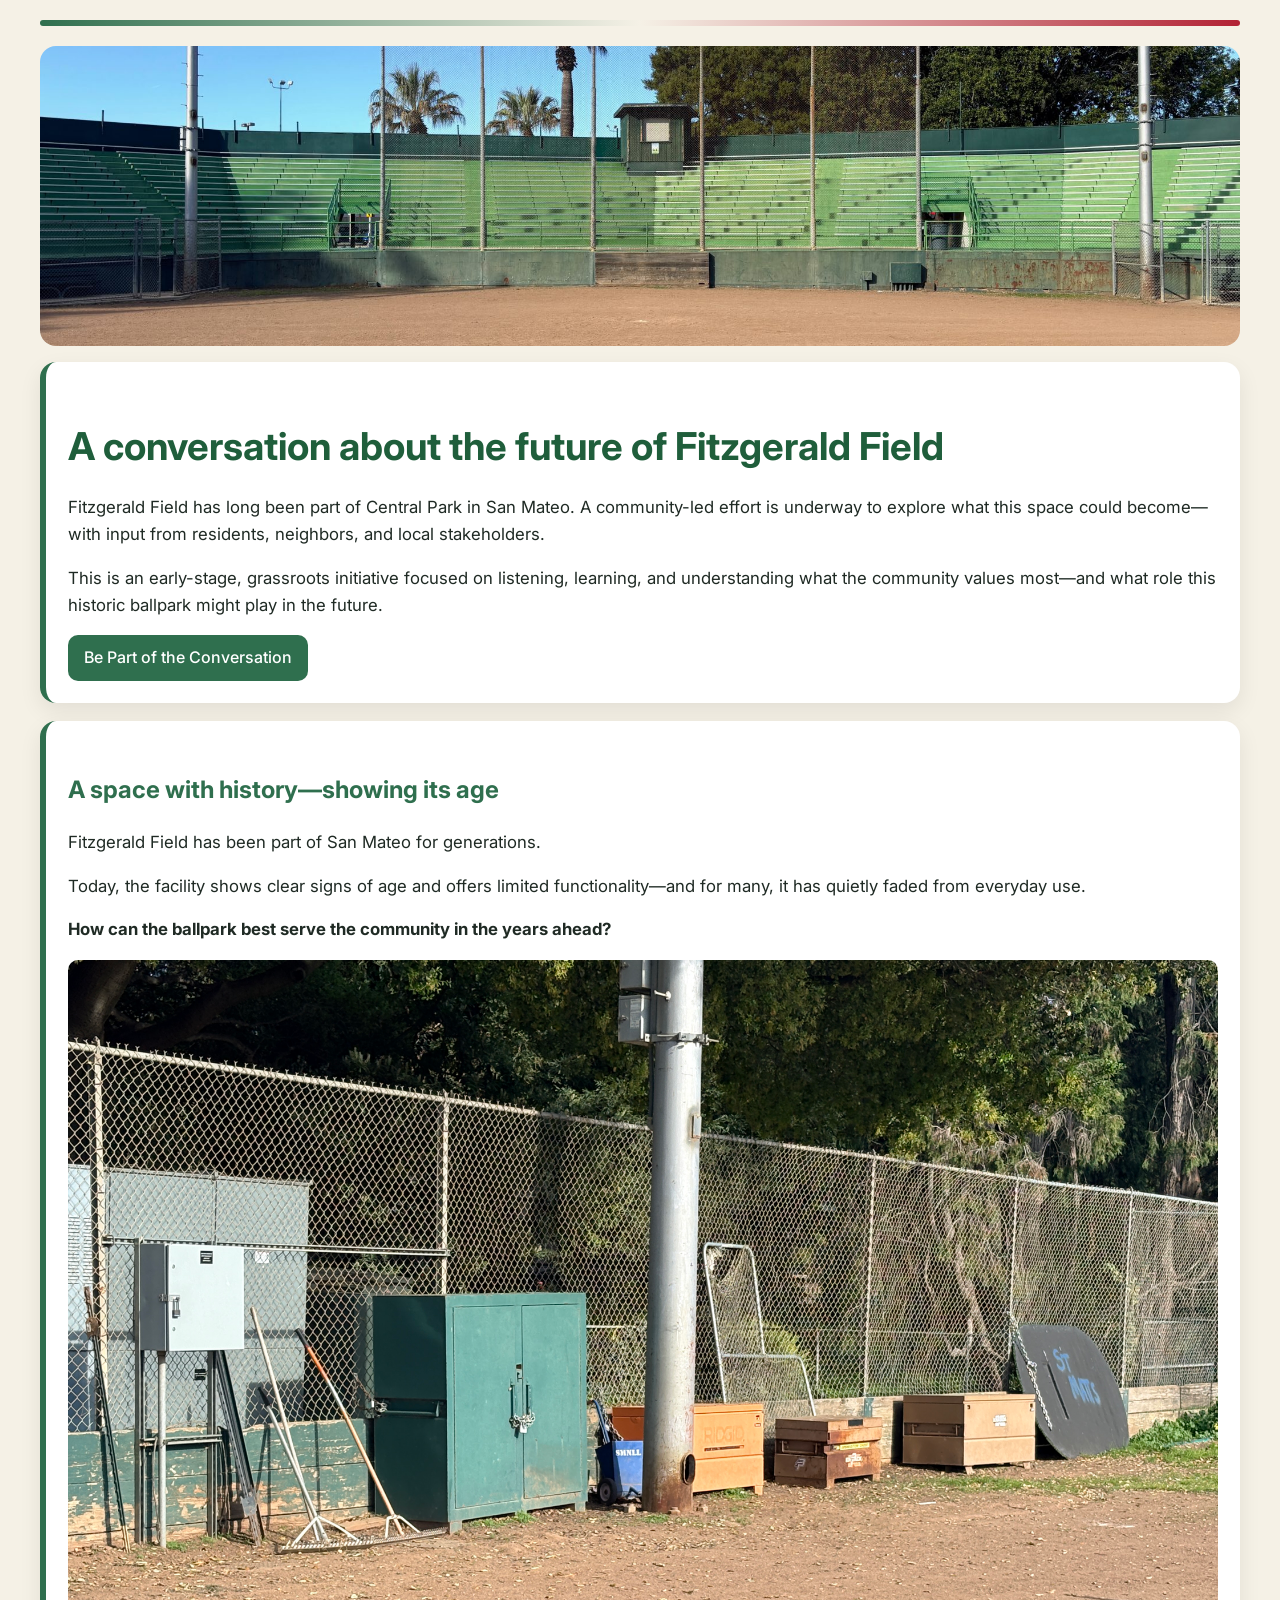
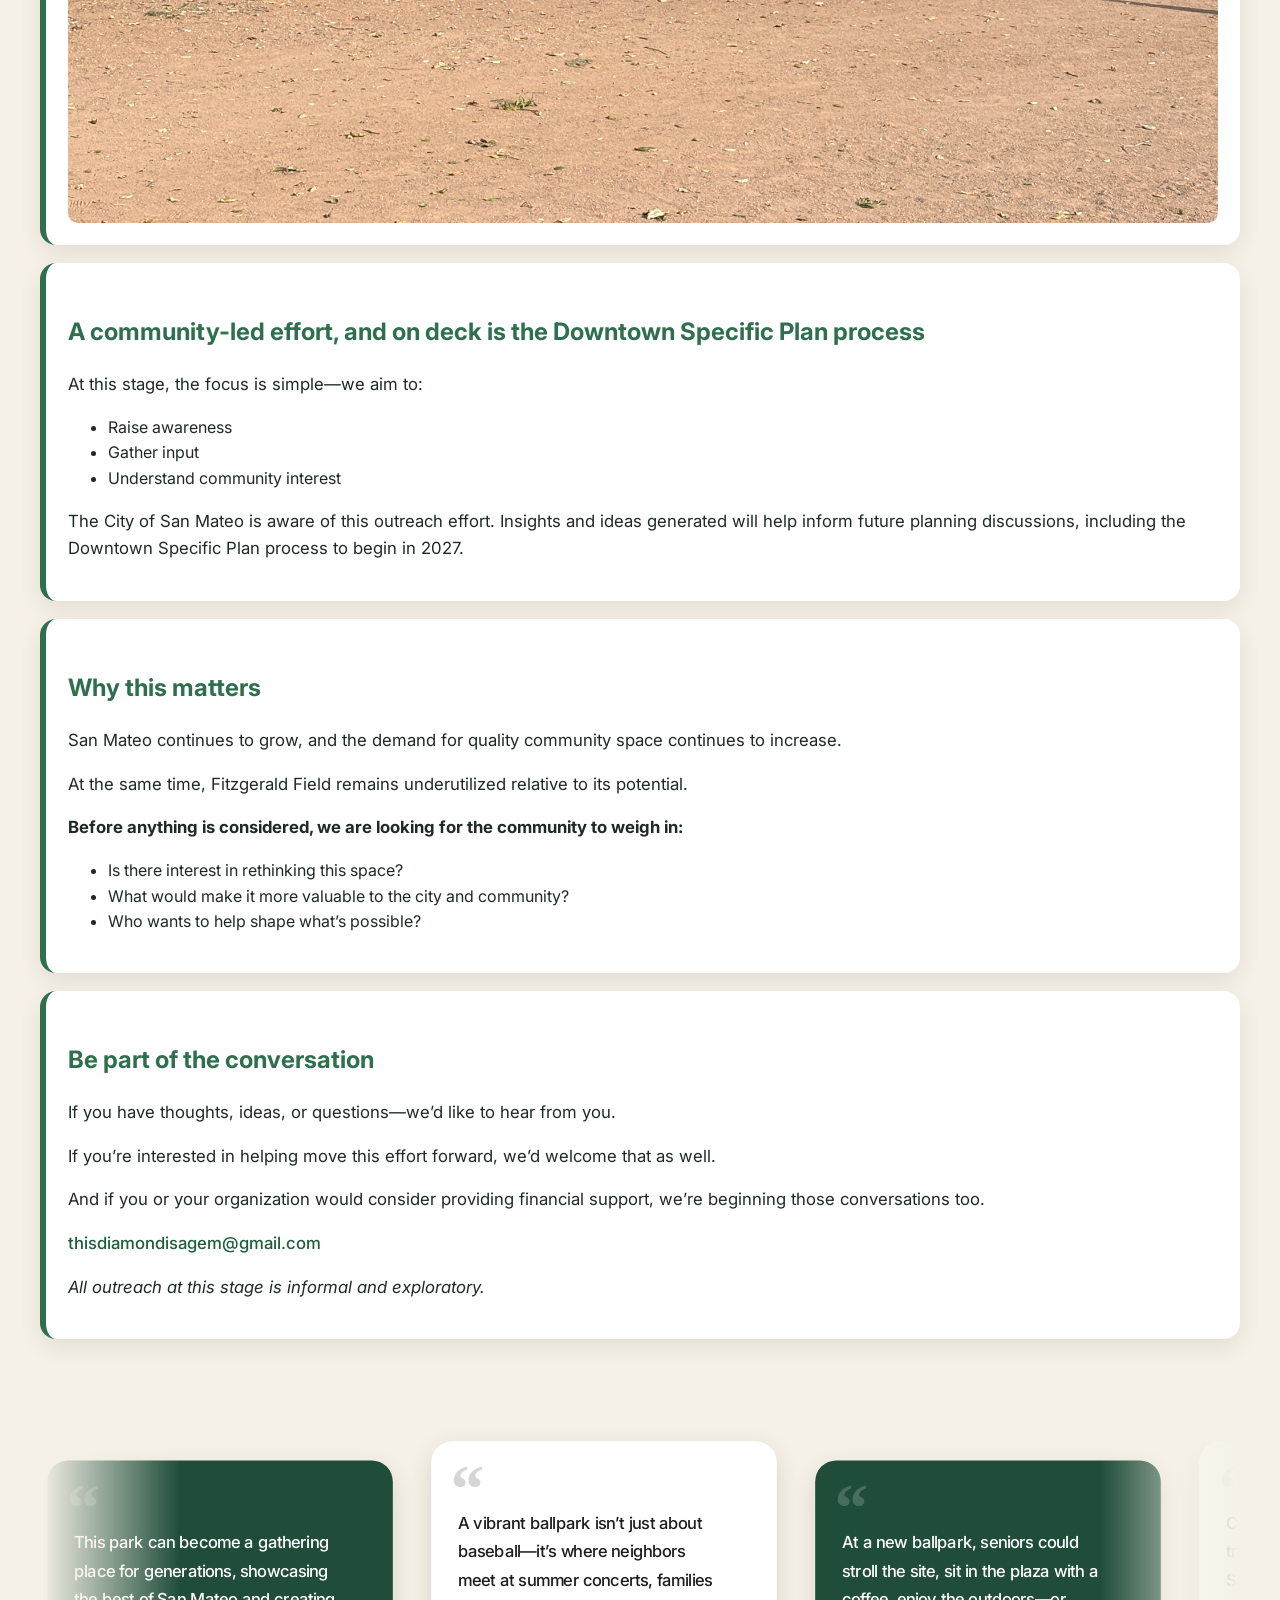
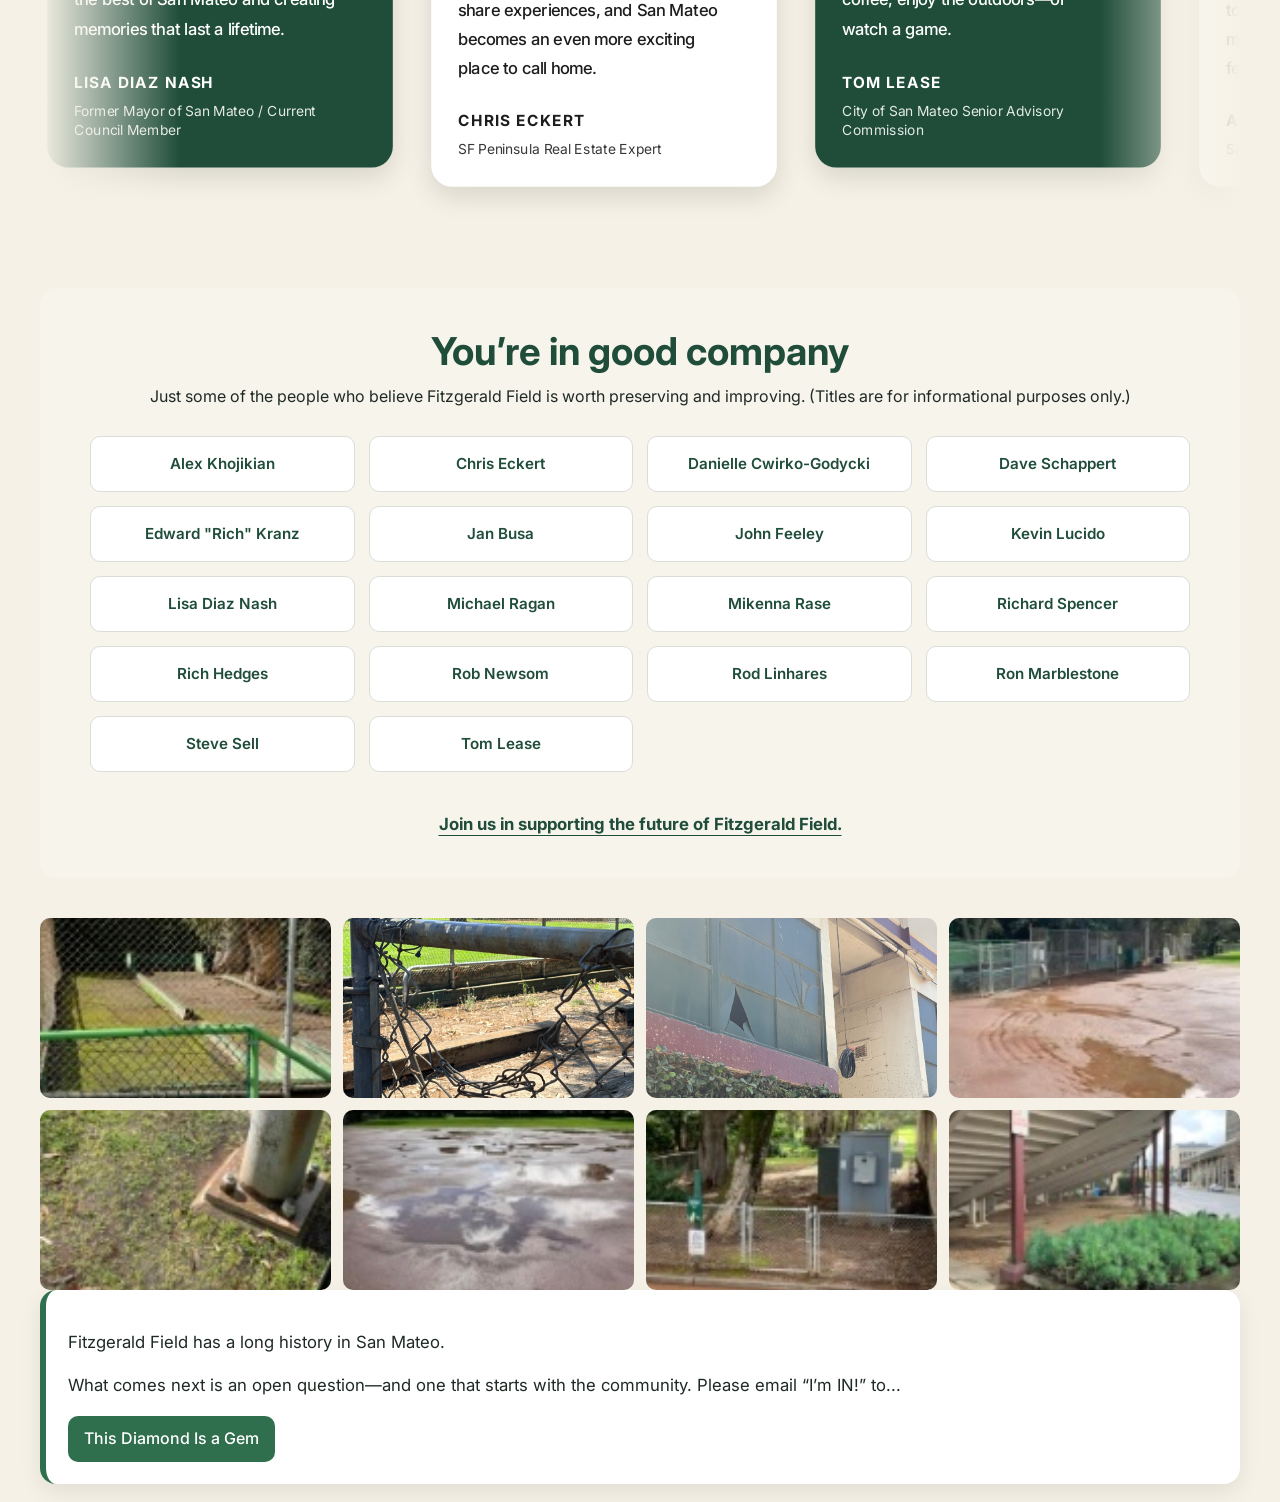
<file: index.html>
<!DOCTYPE html>
<html lang="en">
<head>
  <meta charset="UTF-8" />
  <meta name="viewport" content="width=device-width, initial-scale=1.0"/>
  <title>This Diamond Is a Gem</title>
  <link rel="preload" as="image" href="field.jpg" fetchpriority="high">
  <link rel="preconnect" href="https://fonts.googleapis.com">
  <link rel="preconnect" href="https://fonts.gstatic.com" crossorigin>
  <link href="https://fonts.googleapis.com/css2?family=Inter:wght@400;500;600;700&display=swap" rel="stylesheet">
  <link rel="stylesheet" href="style.css">

  <style>
    .photo-grid {
      display: grid;
      grid-template-columns: repeat(4, 1fr);
      gap: 12px;
      margin-top: 40px;
    }

    .photo-grid img {
      width: 100%;
      height: 180px;
      object-fit: cover;
      border-radius: 10px;
    }

    @media (max-width: 768px) {
      .photo-grid {
        grid-template-columns: repeat(2, 1fr);
      }
    }

    /* QUOTE CAROUSEL */

    .quote-carousel-section {
      width: 100%;
      overflow: hidden;
      margin: 60px 0;
      position: relative;
    }

    .quote-carousel-track {
      display: flex;
      gap: 24px;
      width: max-content;
      animation: scrollQuotes 60s linear infinite;
      padding: 10px 0;
    }

    .quote-carousel-track:hover {
      animation-play-state: paused;
    }

    .quote-card {
      width: 360px;
      min-width: 360px;
      max-width: 360px;
      border-radius: 22px;
      padding: 34px 28px 28px;
      box-sizing: border-box;
      position: relative;
      display: flex;
      flex-direction: column;
      justify-content: space-between;
      min-height: 320px;
      box-shadow: 0 10px 28px rgba(0,0,0,0.12);
    }

    .quote-card.green {
      background: #1f4d3a;
      color: white;
    }

    .quote-card.white {
      background: white;
      color: #1d1d1d;
    }

    .quote-mark {
      font-size: 70px;
      line-height: 1;
      opacity: 0.18;
      position: absolute;
      top: 16px;
      left: 20px;
      font-weight: 700;
    }

    .quote-text {
      font-size: 1.08rem;
      line-height: 1.75;
      font-weight: 500;
      margin-top: 36px;
      margin-bottom: 28px;
      position: relative;
      z-index: 2;
    }

    .quote-attribution {
      margin-top: auto;
    }

    .quote-name {
      font-size: 1rem;
      font-weight: 700;
      margin-bottom: 6px;
    }

    .quote-role {
      font-size: 0.9rem;
      line-height: 1.45;
      opacity: 0.88;
    }

    @keyframes scrollQuotes {
      0% {
        transform: translateX(0);
      }

      100% {
        transform: translateX(-50%);
      }
    }

    @media (max-width: 768px) {
      .quote-card {
        width: 300px;
        min-width: 300px;
        max-width: 300px;
        min-height: 340px;
      }

      .quote-text {
        font-size: 1rem;
      }
    }

    /* SUPPORTERS SECTION */

    .supporters-section {
      margin: 40px 0;
      padding: 40px 20px;
      background: #f7f4ec;
      border-radius: 16px;
      text-align: center;
      font-family: inherit;
      box-sizing: border-box;
    }

    .supporters-section h2 {
      color: #1f4d3a;
      font-family: inherit;
      font-size: clamp(1.7rem, 3vw, 2.4rem);
      line-height: 1.2;
      margin: 0 0 10px;
    }

    .supporters-subtitle {
      margin: 0 0 28px;
      font-size: 1rem;
      line-height: 1.5;
    }

    .supporters-grid {
      display: grid;
      grid-template-columns: repeat(4, minmax(0, 1fr));
      gap: 14px;
      max-width: 1100px;
      margin: 0 auto 30px;
      text-align: center;
    }

    .supporter-card {
      position: relative;
      overflow: visible;
      z-index: 1;
      background: #ffffff;
      border: 1px solid #d9ded7;
      border-radius: 10px;
      padding: 0;
      min-width: 0;
      box-sizing: border-box;
      color: #1f4d3a;
      text-align: center;
    }

    .supporter-card summary {
      list-style: none;
      cursor: pointer;
      display: flex;
      align-items: center;
      justify-content: center;
      min-height: 54px;
      padding: 12px 8px;
      box-sizing: border-box;
      color: #1f4d3a;
      font-family: inherit;
      font-size: 0.95rem;
      font-weight: 600;
      line-height: 1.3;
      overflow-wrap: anywhere;
    }

    .supporter-card summary::-webkit-details-marker {
      display: none;
    }

    .supporter-card summary::marker {
      content: "";
    }

    .supporter-card:hover,
    .supporter-card:focus-within,
    .supporter-card[open] {
      border-color: #1f4d3a;
      z-index: 100;
    }

    .supporter-popup {
      display: none;
      position: absolute;
      top: calc(100% + 7px);
      left: 50%;
      transform: translateX(-50%);
      width: max-content;
      max-width: min(300px, 80vw);
      box-sizing: border-box;
      padding: 14px 16px;
      border-radius: 10px;
      background: #1f4d3a;
      color: #ffffff;
      box-shadow: 0 8px 24px rgba(0,0,0,0.22);
      text-align: left;
      font-family: inherit;
      font-size: 0.88rem;
      font-weight: 400;
      line-height: 1.5;
      white-space: normal;
      z-index: 1000;
    }

    .supporter-popup strong {
      display: block;
      margin-bottom: 6px;
      font-size: 0.95rem;
      font-weight: 700;
    }

    /* DESKTOP: reliably display the title while hovering. */
@media (hover: hover) and (pointer: fine) {
  .supporters-grid .supporter-card:hover > .supporter-popup,
  .supporters-grid .supporter-card:focus-within > .supporter-popup {
    display: block !important;
    visibility: visible !important;
    opacity: 1 !important;
  }
}

/* TOUCHSCREEN: display the title when the card is open. */
.supporters-grid .supporter-card[open] > .supporter-popup {
  display: block !important;
  visibility: visible !important;
  opacity: 1 !important;
}

    .supporters-cta {
      display: inline-block;
      margin-top: 10px;
      color: #1f4d3a;
      font-family: inherit;
      font-size: 1.05rem;
      font-weight: 700;
      line-height: 1.5;
      text-decoration: underline;
      text-decoration-thickness: 1px;
      text-underline-offset: 5px;
    }

    .supporters-cta:hover {
      color: #326b50;
    }

    @media (max-width: 768px) {
      .supporters-section {
        padding: 24px 12px;
      }

      .supporters-grid {
        grid-template-columns: repeat(2, minmax(0, 1fr));
        gap: 8px;
      }

      .supporter-card summary {
        min-height: 48px;
        padding: 9px 5px;
        font-size: 0.88rem;
      }

      .supporters-cta {
        font-size: 1rem;
      }
    }
  </style>
</head>

<body>

<div class="container">

  <div class="accent-bar"></div>

  <!-- HERO -->
  <section class="hero">
    <img src="field.jpg" alt="Fitzgerald Field" fetchpriority="high" loading="eager">
    <div class="overlay"></div>

    <div class="hero-content">
      <h1>A conversation about the future of Fitzgerald Field</h1>

      <p>
        Fitzgerald Field has long been part of Central Park in San Mateo. A community-led effort is underway to explore what this space could become—with input from residents, neighbors, and local stakeholders.
      </p>

      <p>
        This is an early-stage, grassroots initiative focused on listening, learning, and understanding what the community values most—and what role this historic ballpark might play in the future.
      </p>

      <a href="mailto:thisdiamondisagem@gmail.com" class="btn">Be Part of the Conversation</a>
    </div>
  </section>

  <!-- REALITY -->
  <section class="card section">
    <h2>A space with history—showing its age</h2>

    <p>Fitzgerald Field has been part of San Mateo for generations.</p>

    <p>Today, the facility shows clear signs of age and offers limited functionality—and for many, it has quietly faded from everyday use.</p>

    <p><strong>How can the ballpark best serve the community in the years ahead?</strong></p>

    <img src="foulpole.jpeg" class="image" alt="Foul pole at Fitzgerald Field">
  </section>

  <!-- COMMUNITY EFFORT -->
  <section class="card section">
    <h2>A community-led effort, and on deck is the Downtown Specific Plan process</h2>

    <p>At this stage, the focus is simple—we aim to:</p>

    <ul>
      <li>Raise awareness</li>
      <li>Gather input</li>
      <li>Understand community interest</li>
    </ul>

    <p>The City of San Mateo is aware of this outreach effort. Insights and ideas generated will help inform future planning discussions, including the Downtown Specific Plan process to begin in 2027.</p>
  </section>

  <!-- WHY NOW -->
  <section class="card section">
    <h2>Why this matters</h2>

    <p>San Mateo continues to grow, and the demand for quality community space continues to increase.</p>

    <p>At the same time, Fitzgerald Field remains underutilized relative to its potential.</p>

    <p><strong>Before anything is considered, we are looking for the community to weigh in:</strong></p>

    <ul>
      <li>Is there interest in rethinking this space?</li>
      <li>What would make it more valuable to the city and community?</li>
      <li>Who wants to help shape what’s possible?</li>
    </ul>
  </section>

  <!-- Be part of the conversation -->
  <section class="card section">
    <h2>Be part of the conversation</h2>

    <p>If you have thoughts, ideas, or questions—we’d like to hear from you.</p>

    <p>If you’re interested in helping move this effort forward, we’d welcome that as well.</p>

    <p>And if you or your organization would consider providing financial support, we’re beginning those conversations too.</p>

    <p class="email">
      <a href="mailto:thisdiamondisagem@gmail.com">thisdiamondisagem@gmail.com</a>
    </p>

    <p><em>All outreach at this stage is informal and exploratory.</em></p>
  </section>

  <!-- QUOTE CAROUSEL -->
  <section class="quote-carousel-section">

    <div class="quote-carousel-track">

      <!-- 1 -->
      <div class="quote-card green">
        <div class="quote-mark">“</div>

        <div class="quote-text">
          This park can become a gathering place for generations, showcasing the best of San Mateo and creating memories that last a lifetime.
        </div>

        <div class="quote-attribution">
          <div class="quote-name">Lisa Diaz Nash</div>
          <div class="quote-role">
            Former Mayor of San Mateo / Current Council Member
          </div>
        </div>
      </div>

      <!-- 2 -->
      <div class="quote-card white">
        <div class="quote-mark">“</div>

        <div class="quote-text">
          A vibrant ballpark isn’t just about baseball—it’s where neighbors meet at summer concerts, families share experiences, and San Mateo becomes an even more exciting place to call home.
        </div>

        <div class="quote-attribution">
          <div class="quote-name">Chris Eckert</div>
          <div class="quote-role">
            SF Peninsula Real Estate Expert
          </div>
        </div>
      </div>

      <!-- 3 -->
      <div class="quote-card green">
        <div class="quote-mark">“</div>

        <div class="quote-text">
          At a new ballpark, seniors could stroll the site, sit in the plaza with a coffee, enjoy the outdoors—or watch a game.
        </div>

        <div class="quote-attribution">
          <div class="quote-name">Tom Lease</div>
          <div class="quote-role">
            City of San Mateo Senior Advisory Commission
          </div>
        </div>
      </div>

      <!-- 4 -->
      <div class="quote-card white">
        <div class="quote-mark">“</div>

        <div class="quote-text">
          Central Park is perhaps the most treasured and visited public park in San Mateo and holds special value to the community due to its unique mix of amenities and historic features.
        </div>

        <div class="quote-attribution">
          <div class="quote-name">Alex Khojikian</div>
          <div class="quote-role">
            San Mateo City Manager
          </div>
        </div>
      </div>

      <!-- 5 -->
      <div class="quote-card green">
        <div class="quote-mark">“</div>

        <div class="quote-text">
          The ballpark has long been an important part of San Mateo’s community identity and downtown character.
        </div>

        <div class="quote-attribution">
          <div class="quote-name">Mikenna Rase</div>
          <div class="quote-role">
            Community Member, San Mateo
          </div>
        </div>
      </div>

      <!-- 6 -->
      <div class="quote-card white">
        <div class="quote-mark">“</div>

        <div class="quote-text">
          San Mateo deserves a multi-use field that reflects the pride of this community—for all sports, events, and activities.
        </div>

        <div class="quote-attribution">
          <div class="quote-name">Kevin Lucido</div>
          <div class="quote-role">
            40+ year resident of San Mateo
          </div>
        </div>
      </div>

      <!-- DUPLICATES FOR SEAMLESS LOOP -->

      <!-- 1 DUP -->
      <div class="quote-card green">
        <div class="quote-mark">“</div>

        <div class="quote-text">
          This park should be a gathering place for generations, showcasing the best of San Mateo and creating memories that last a lifetime.
        </div>

        <div class="quote-attribution">
          <div class="quote-name">Lisa Diaz Nash</div>
          <div class="quote-role">
            Former Mayor of San Mateo / Current Council Member
          </div>
        </div>
      </div>

      <!-- 2 DUP -->
      <div class="quote-card white">
        <div class="quote-mark">“</div>

        <div class="quote-text">
          A vibrant ballpark isn’t just about baseball—it’s where neighbors meet at summer concerts, families share experiences, and San Mateo becomes an even more exciting place to call home.
        </div>

        <div class="quote-attribution">
          <div class="quote-name">Chris Eckert</div>
          <div class="quote-role">
            SF Peninsula Real Estate Expert
          </div>
        </div>
      </div>

      <!-- 3 DUP -->
      <div class="quote-card green">
        <div class="quote-mark">“</div>

        <div class="quote-text">
          At a new ballpark, seniors would love to stroll the site, sit in the plaza with a coffee, enjoy the outdoors—or watch a game.
        </div>

        <div class="quote-attribution">
          <div class="quote-name">Tom Lease</div>
          <div class="quote-role">
            City of San Mateo Senior Advisory Commission
          </div>
        </div>
      </div>

      <!-- 4 DUP -->
      <div class="quote-card white">
        <div class="quote-mark">“</div>

        <div class="quote-text">
          This new ballpark could be an iconic centerpiece for San Mateo—a community that thrives, lives well, and benefits from smart investments that strengthen our neighborhoods for the long term.
        </div>

        <div class="quote-attribution">
          <div class="quote-name">Alex Khojikian</div>
          <div class="quote-role">
            San Mateo City Manager
          </div>
        </div>
      </div>

      <!-- 5 DUP -->
      <div class="quote-card green">
        <div class="quote-mark">“</div>

        <div class="quote-text">
          The new stadium should be nothing less than the crown jewel of an already star-studded line up of ballparks and community recreation centers throughout the city of San Mateo.
        </div>

        <div class="quote-attribution">
          <div class="quote-name">Marie Sylva</div>
          <div class="quote-role">
            Acting Director of Parks and Recreation, San Mateo
          </div>
        </div>
      </div>

      <!-- 6 DUP -->
      <div class="quote-card white">
        <div class="quote-mark">“</div>

        <div class="quote-text">
          San Mateo deserves a ballpark that reflects the pride of this community—for sports, events, and future generations.
        </div>

        <div class="quote-attribution">
          <div class="quote-name">Kevin Lucido</div>
          <div class="quote-role">
            40+ year resident of San Mateo
          </div>
        </div>
      </div>

    </div>
  </section>

  <!-- SUPPORTERS -->
  <section class="supporters-section">
    <h2>You’re in good company</h2>
    <p class="supporters-subtitle">Just some of the people who believe Fitzgerald Field is worth preserving and improving. (Titles are for informational purposes only.)</p>

    <div class="supporters-grid">

      <details class="supporter-card">
        <summary>Alex Khojikian</summary>
        <div class="supporter-popup"><strong>Alex Khojikian</strong>San Mateo City Manager</div>
      </details>

      <details class="supporter-card">
        <summary>Chris Eckert</summary>
        <div class="supporter-popup"><strong>Chris Eckert</strong>SF Peninsula Real Estate Expert</div>
      </details>

      <details class="supporter-card">
        <summary>Danielle Cwirko-Godycki</summary>
        <div class="supporter-popup"><strong>Danielle Cwirko-Godycki</strong>San Mateo City Council Member, District 4</div>
      </details>

      <details class="supporter-card">
        <summary>Dave Schappert</summary>
        <div class="supporter-popup"><strong>Dave Schappert</strong>Retired PG&E Troubleman of 40 years, and 50-year resident of San Mateo</div>
      </details>
      
      <details class="supporter-card">
        <summary>Edward "Rich" Kranz</summary>
        <div class="supporter-popup"><strong>Edward "Rich" Kranz</strong>Chair, City of San Mateo Sustainability and Infrastructure Commission</div>
      </details>
      
      <details class="supporter-card">
        <summary>Jan Busa</summary>
        <div class="supporter-popup"><strong>Jan Busa</strong>Board Member, San Mateo Sister City Toyonaka</div>
      </details>
      
      <details class="supporter-card">
        <summary>John Feeley</summary>
        <div class="supporter-popup"><strong>John Feeley</strong>Board Member, SF Giants Community Fund<br>Minority Owner, Stockton Ports (Minor League Baseball Team)</div>
      </details>

      <details class="supporter-card">
        <summary>Kevin Lucido</summary>
        <div class="supporter-popup"><strong>Kevin Lucido</strong>40+ year resident of San Mateo</div>
      </details>

      <details class="supporter-card">
        <summary>Lisa Diaz Nash</summary>
        <div class="supporter-popup"><strong>Lisa Diaz Nash</strong>Former Mayor of San Mateo / Current Council Member</div>
      </details>

      <details class="supporter-card">
        <summary>Michael Ragan</summary>
        <div class="supporter-popup"><strong>Michael Ragan</strong>President, Beresford Hillsdale Neighborhood Association  </div>
      </details>
      
      <details class="supporter-card">
        <summary>Mikenna Rase</summary>
        <div class="supporter-popup"><strong>Mikenna Rase</strong>Community Member</div>
      </details>

      <details class="supporter-card">
        <summary>Richard Spencer</summary>
        <div class="supporter-popup"><strong>Richard Spencer</strong>Former President, San Mateo Little League American<br>Board of Directors, West Coast Stock Car Motor Sports Hall of Fame</div>
      </details>

      <details class="supporter-card">
        <summary>Rich Hedges</summary>
        <div class="supporter-popup"><strong>Rich Hedges</strong>Former City of San Mateo Council Member;
Current Member of San Mateo Police Department Neighborhood Watch Board </div>
      </details>
      
      <details class="supporter-card">
        <summary>Rob Newsom</summary>
        <div class="supporter-popup"><strong>Rob Newsom</strong>San Mateo City Council Member, District 3; Former Mayor</div>
      </details>

      <details class="supporter-card">
        <summary>Rod Linhares</summary>
        <div class="supporter-popup"><strong>Rod Linhares</strong>District 5 Neighborhood Organizer</div>
      </details>

      <details class="supporter-card">
        <summary>Ron Marblestone</summary>
        <div class="supporter-popup"><strong>Ron Marblestone</strong>Former Planning Commissioner, City of San Mateo<br>Former President, San Mateo Little League American<br>Former President, San Mateo/Belmont Babe Ruth League<br>Partner, Branson, Brinkop, Griffith &amp; Campo</div>
      </details>

      <details class="supporter-card">
        <summary>Steve Sell</summary>
        <div class="supporter-popup"><strong>Steve Sell</strong>Aragon High School Athletic Director</div>
      </details>

      <details class="supporter-card">
        <summary>Tom Lease</summary>
        <div class="supporter-popup"><strong>Tom Lease</strong>City of San Mateo Senior Advisory Commission</div>
      </details>

    </div>

    <a class="supporters-cta" href="mailto:thisdiamondisagem@gmail.com">Join us in supporting the future of Fitzgerald Field.</a>
  </section>

  <!-- PHOTO GRID -->
  <section class="photo-grid">
    <img src="images/photo1.jpg" alt="photo1">
    <img src="images/photo2.jpg" alt="photo2">
    <img src="images/photo3.jpg" alt="photo3">
    <img src="images/photo4.jpg" alt="photo4">
    <img src="images/photo5.jpg" alt="photo5">
    <img src="images/photo6.jpg" alt="photo6">
    <img src="images/photo7.jpg" alt="photo7">
    <img src="images/photo8.jpg" alt="photo8">
  </section>

  <!-- FOOTER -->
  <section class="card section">
    <p>Fitzgerald Field has a long history in San Mateo.</p>

    <p>What comes next is an open question—and one that starts with the community. Please email “I’m IN!” to...</p>

    <a href="mailto:thisdiamondisagem@gmail.com" class="btn">This Diamond Is a Gem</a>
  </section>

</div>

<script>
(function () {
  var cards = document.querySelectorAll(
    ".supporters-grid .supporter-card"
  );
  var desktopPointer = window.matchMedia(
    "(hover: hover) and (pointer: fine)"
  );

  function closeAllCards() {
    cards.forEach(function (card) {
      card.removeAttribute("open");
      var popup = card.querySelector(".supporter-popup");
      if (popup) {
        popup.style.removeProperty("display");
      }
    });
  }

  cards.forEach(function (card) {
    var summary = card.querySelector("summary");
    var popup = card.querySelector(".supporter-popup");

    /* Desktop: explicitly show the title on mouse entry. */
    card.addEventListener("mouseenter", function () {
      if (desktopPointer.matches && popup) {
        popup.style.setProperty("display", "block", "important");
      }
    });

    /* Desktop: hide the title when the mouse leaves. */
    card.addEventListener("mouseleave", function () {
      if (desktopPointer.matches && popup) {
        popup.style.removeProperty("display");
        card.removeAttribute("open");
      }
    });

    /* Touchscreen: tap a name to show or hide its title. */
    summary.addEventListener("click", function (event) {
      if (desktopPointer.matches) {
        return;
      }

      event.preventDefault();

      var wasOpen = card.hasAttribute("open");
      closeAllCards();

      if (!wasOpen) {
        card.setAttribute("open", "");
      }
    });
  });

  /* Touchscreen: tap outside the cards to close the title. */
  document.addEventListener("click", function (event) {
    if (
      !desktopPointer.matches &&
      !event.target.closest(".supporters-grid .supporter-card")
    ) {
      closeAllCards();
    }
  });
})();
</script>

</body>
</html>
</file>
<file: style.css>
body {
  margin: 0;
  font-family: "Inter", -apple-system, BlinkMacSystemFont, "Segoe UI", Roboto, Arial, sans-serif;
  background: #f5f1e6;
  color: #1f2a24;
  line-height: 1.6;
  overflow-x: hidden;
}

/* Layout */
.container {
  max-width: 1200px;
  margin: 0 auto;
  padding: 0 20px;
  text-align: left;
}

/* Accent bar */
.accent-bar {
  height: 6px;
  background: linear-gradient(
    90deg,
    #2f6f4e,
    #f5f1e6,
    #b22234
  );
  border-radius: 6px;
  margin: 20px 0;
}

/* HERO */
.hero {
  margin-bottom: 18px;
}

.hero img {
  width: 100%;
  height: 300px;
  object-fit: cover;
  border-radius: 16px;
  margin-bottom: 16px;
}

.hero-content {
  background: #ffffff;
  border-radius: 16px;
  padding: 22px;
  box-shadow: 0 8px 22px rgba(0,0,0,0.08);
  border-left: 6px solid #2f6f4e;
  text-align: left;
}

/* HEADINGS */
h1 {
  color: #1f5e3b;
  font-size: 2.4rem;
  margin-bottom: 10px;
  white-space: normal;
}

h2 {
  color: #2f6f4e;
  margin-top: 28px;
}

/* TEXT */
p {
  font-size: 1.05rem;
}

/* CARDS */
.card {
  background: #ffffff;
  border-radius: 16px;
  padding: 22px;
  margin-bottom: 18px;
  box-shadow: 0 8px 22px rgba(0,0,0,0.08);
  border-left: 6px solid #2f6f4e;
}

/* LINKS */
a {
  color: #1f5e3b;
  font-weight: 500;
  text-decoration: none;
}

/* BUTTONS */
button,
.btn {
  display: inline-block;
  background: #2f6f4e;
  color: #fff;
  border: none;
  padding: 10px 16px;
  border-radius: 10px;
  cursor: pointer;
  text-decoration: none;
  transition: background 0.25s ease;
}

button:hover,
.btn:hover {
  background: #24573c;
}

/* IMAGES */
img {
  max-width: 100%;
  height: auto;
  display: block;
  border-radius: 10px;
}

/* =========================================================
   QUOTE CAROUSEL
========================================================= */

.quote-carousel-section {
  position: relative;
  margin: 90px 0 80px;
  overflow: hidden;
  padding: 14px 0;
}

/* Edge fades */
.quote-carousel-section::before,
.quote-carousel-section::after {
  content: "";
  position: absolute;
  top: 0;
  width: 140px;
  height: 100%;
  z-index: 10;
  pointer-events: none;
}

.quote-carousel-section::before {
  left: 0;
  background: linear-gradient(
    to right,
    #f5f1e6 0%,
    rgba(245,241,230,0) 100%
  );
}

.quote-carousel-section::after {
  right: 0;
  background: linear-gradient(
    to left,
    #f5f1e6 0%,
    rgba(245,241,230,0) 100%
  );
}

/* Track */
.quote-carousel-track {
  display: flex;
  align-items: center;
  gap: 34px;

  width: max-content;

  animation: quoteScroll 120s linear infinite;
}

/* Pause animation on hover */
.quote-carousel-track:hover {
  animation-play-state: paused;
}

/* Quote Cards */
.quote-card {
  width: 760px;
  min-height: 355px;

  border-radius: 30px;
  padding: 56px 60px;

  position: relative;
  overflow: hidden;

  flex-shrink: 0;

  display: flex;
  flex-direction: column;
  justify-content: center;

  box-shadow:
    0 30px 60px rgba(0,0,0,0.08),
    0 10px 24px rgba(0,0,0,0.05);

  transform: scale(0.96);

  transition:
    transform 0.45s ease,
    box-shadow 0.45s ease;
}

/* Subtle lift */
.quote-card:hover {
  transform: scale(0.98) translateY(-4px);

  box-shadow:
    0 36px 72px rgba(0,0,0,0.10),
    0 12px 30px rgba(0,0,0,0.06);
}

/* Green Cards */
.quote-card.green {
  background: #1f5c4a;
  color: #ffffff;
}

/* White Cards */
.quote-card.white {
  background: #ffffff;
  color: #1f5c4a;
}

/* Large Graphic Quote Mark */
.quote-mark {
  position: absolute;

  top: -8px;
  left: 18px;

  font-family: Georgia, serif;
  font-size: 190px;
  line-height: 1;

  opacity: 0.11;

  pointer-events: none;
  user-select: none;
}

/* Quote Text */
.quote-text {
  position: relative;
  z-index: 2;

  font-size: 2.05rem;
  line-height: 1.45;
  font-weight: 500;

  letter-spacing: -0.03em;

  max-width: 92%;
}

/* Attribution */
.quote-attribution {
  position: relative;
  z-index: 2;

  margin-top: 42px;
}

.quote-name {
  font-size: 0.98rem;
  font-weight: 700;
  letter-spacing: 0.08em;
  text-transform: uppercase;
}

.quote-role {
  margin-top: 6px;

  font-size: 0.96rem;
  line-height: 1.45;

  opacity: 0.82;

  max-width: 90%;
}

/* Animation */
@keyframes quoteScroll {

  0% {
    transform: translateX(0);
  }

  100% {
    transform: translateX(-50%);
  }
}

/* PHOTO GRID */
.photo-grid {
  display: grid;
  grid-template-columns: repeat(4, 1fr);
  gap: 12px;
  margin-top: 40px;
}

.photo-grid img {
  width: 100%;
  height: 180px;
  object-fit: cover;
  border-radius: 10px;
}

/* =========================================================
   RESPONSIVE
========================================================= */

@media (max-width: 768px) {

  .photo-grid {
    grid-template-columns: repeat(2, 1fr);
  }

  .hero img {
    height: 220px;
  }

  .quote-carousel-section {
    margin: 70px 0 60px;
  }

  .quote-carousel-section::before,
  .quote-carousel-section::after {
    width: 50px;
  }

  .quote-carousel-track {
    gap: 20px;
  }

  .quote-card {
    width: 84vw;
    min-height: 310px;

    padding: 42px 34px;

    border-radius: 24px;
  }

  .quote-mark {
    font-size: 120px;

    top: 6px;
    left: 10px;
  }

  .quote-text {
    font-size: 1.42rem;
    line-height: 1.5;

    max-width: 100%;
  }

  .quote-attribution {
    margin-top: 30px;
  }

  .quote-name {
    font-size: 0.88rem;
  }

  .quote-role {
    font-size: 0.88rem;
  }
}
</file>
